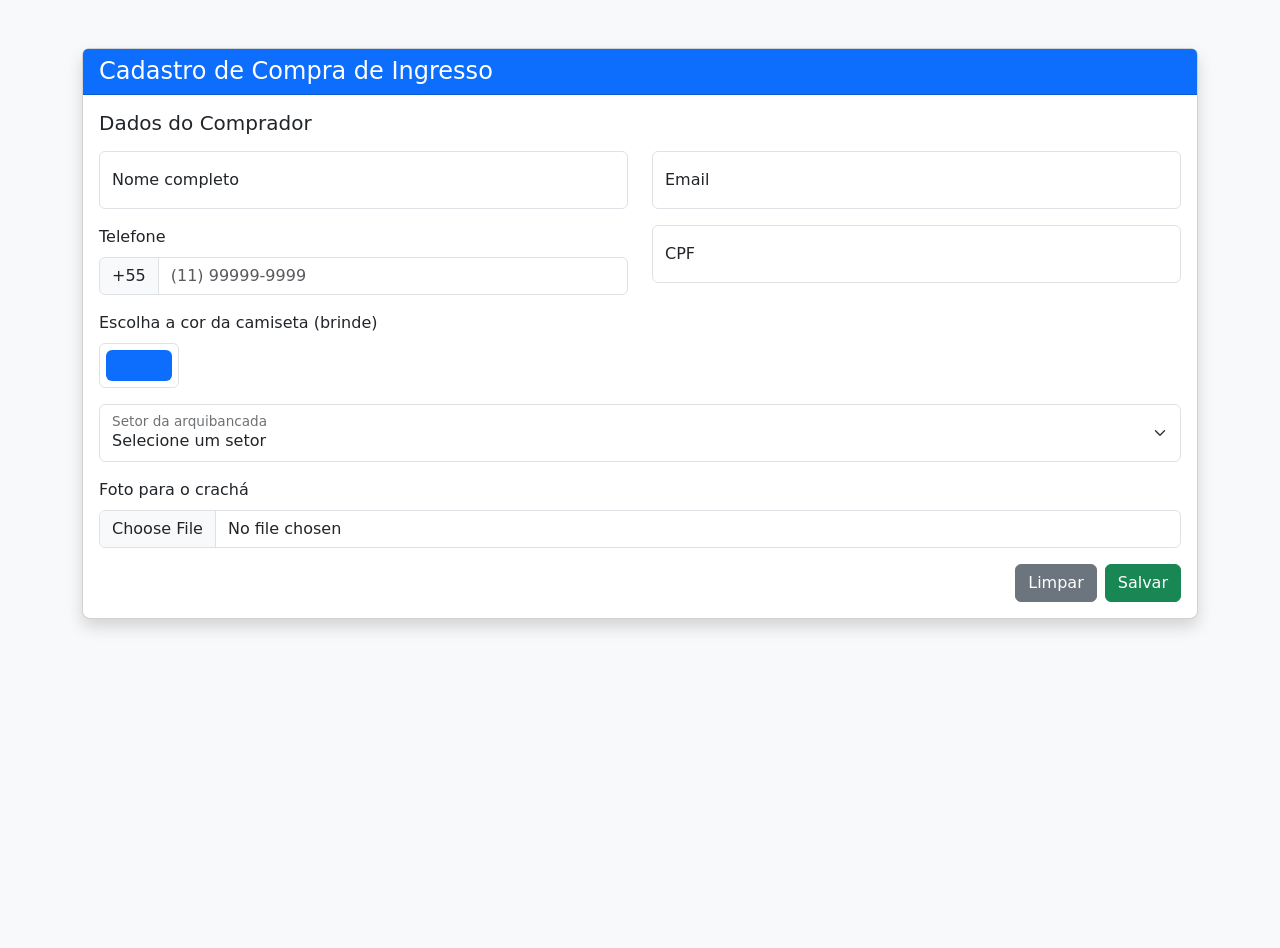
<file: atv003/index.html>
<!DOCTYPE html>
<html lang="pt-br">
<head>
    <meta charset="UTF-8">
    <meta name="viewport" content="width=device-width, initial-scale=1.0">
    <title>Venda de Ingresso</title>

    <link href="https://cdn.jsdelivr.net/npm/bootstrap@5.3.2/dist/css/bootstrap.min.css" rel="stylesheet">
    <link rel="stylesheet" href="style.css">
</head>
<body class="bg-light">

    <div class="container mt-5">
        <div class="card shadow">
            <div class="card-header bg-primary text-white">
                <h4>Cadastro de Compra de Ingresso</h4>
            </div>

            <div class="card-body">
                <form id="formIngresso">

                    <h5 class="mb-3">Dados do Comprador</h5>

                    <div class="row mb-3">
                        <div class="col-md-6">
                            <div class="form-floating">
                                <input type="text" class="form-control" id="nome" placeholder="Nome completo" required>
                                <label for="nome">Nome completo</label>
                            </div>
                        </div>

                        <div class="col-md-6">
                            <div class="form-floating">
                                <input type="email" class="form-control" id="email" placeholder="Email" required>
                                <label for="email">Email</label>
                            </div>
                        </div>
                    </div>

                    <div class="row mb-3">
                        <div class="col-md-6">
                            <label class="form-label">Telefone</label>
                            <div class="input-group">
                                <span class="input-group-text">+55</span>
                                <input type="tel" class="form-control" id="telefone" placeholder="(11) 99999-9999">
                            </div>
                        </div>

                        <div class="col-md-6">
                            <div class="form-floating">
                                <input type="text" class="form-control" id="cpf" placeholder="CPF">
                                <label for="cpf">CPF</label>
                            </div>
                        </div>
                    </div>

                    <div class="mb-3">
                        <label for="cor" class="form-label">Escolha a cor da camiseta (brinde)</label>
                        <input type="color" class="form-control form-control-color" id="cor" value="#0d6efd">
                    </div>

                    <div class="mb-3">
                        <div class="form-floating">
                            <select class="form-select" id="setor" required>
                                <option selected disabled value="">Selecione um setor</option>
                                <option>Pista</option>
                                <option>Pista Premium</option>
                                <option>Camarote</option>
                                <option>Arquibancada Superior</option>
                                <option>Arquibancada Inferior</option>
                            </select>
                            <label for="setor">Setor da arquibancada</label>
                        </div>
                    </div>

                    <div class="mb-3">
                        <label for="foto" class="form-label">Foto para o crachá</label>
                        <input type="file" class="form-control" id="foto" accept="image/*">
                    </div>

                    <div class="d-flex justify-content-end gap-2">
                        <button type="reset" class="btn btn-secondary">Limpar</button>
                        <button type="submit" class="btn btn-success">Salvar</button>
                    </div>

                </form>
            </div>
        </div>
    </div>

    <script src="https://cdn.jsdelivr.net/npm/bootstrap@5.3.2/dist/js/bootstrap.bundle.min.js"></script>
    <script src="script.js"></script>
</body>
</html>
</file>
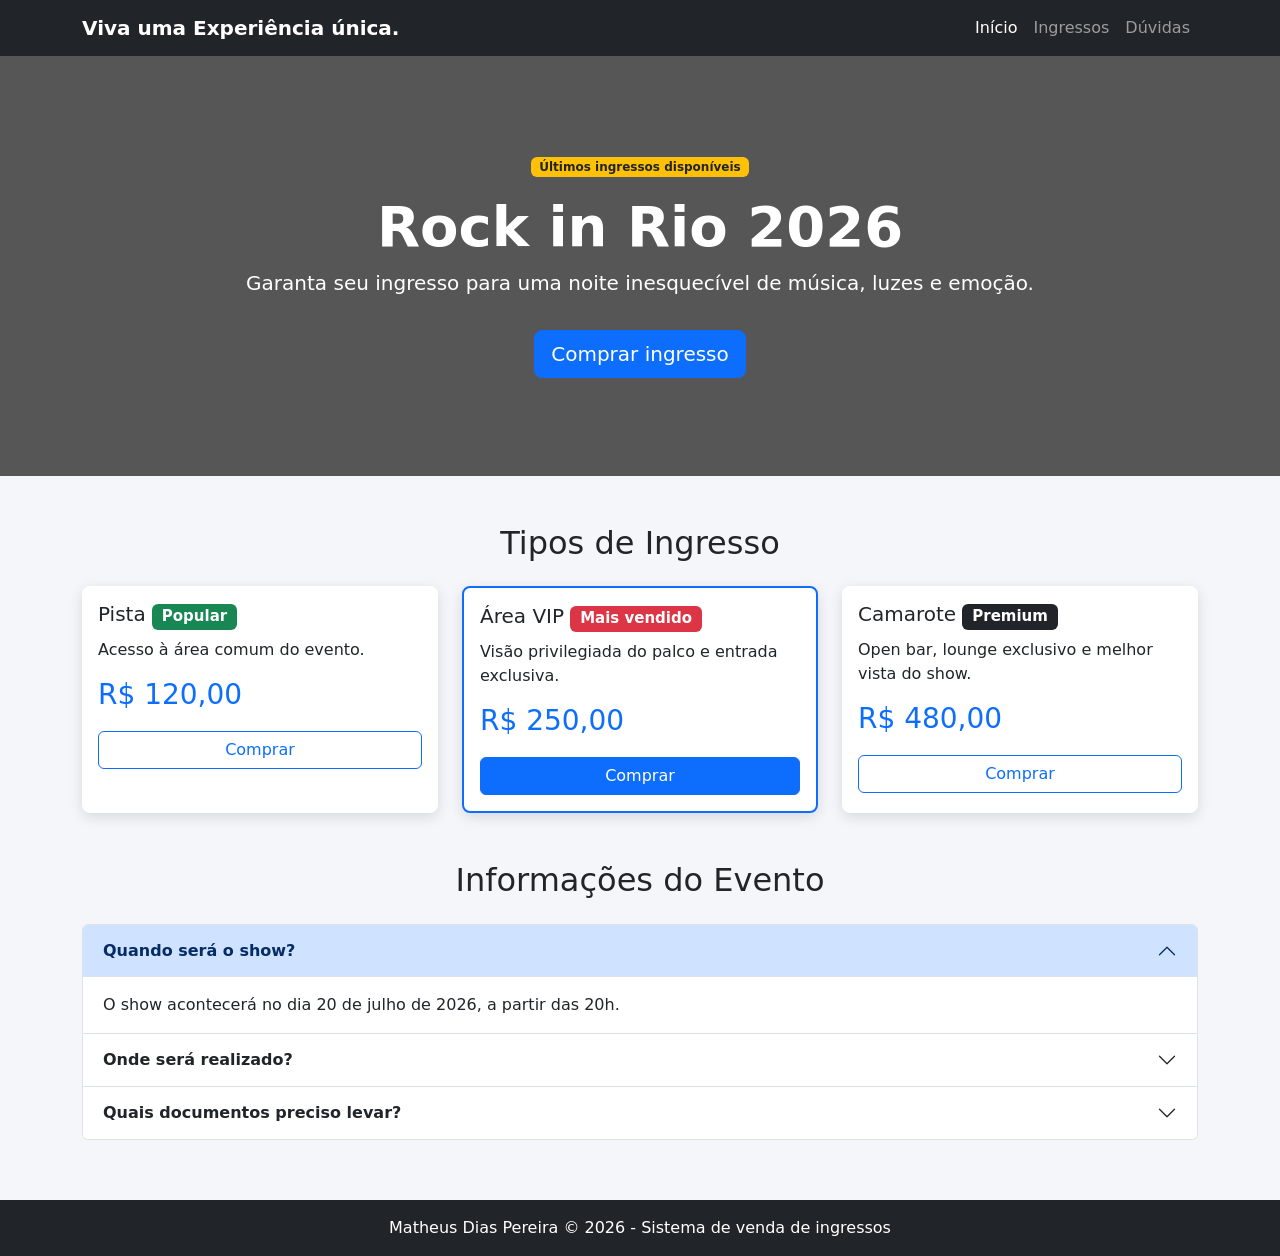
<file: atv004/index.html>
<!DOCTYPE html>
<html lang="pt-BR">
<head>
  <meta charset="UTF-8">
  <meta name="viewport" content="width=device-width, initial-scale=1.0">
  <title>Venda de Ingressos - Show</title>

  <link href="https://cdn.jsdelivr.net/npm/bootstrap@5.3.3/dist/css/bootstrap.min.css" rel="stylesheet">
  <link rel="stylesheet" href="style.css">
</head>
<body>

  <nav class="navbar navbar-expand-lg navbar-dark bg-dark">
    <div class="container">
      <a class="navbar-brand fw-bold" href="#">Viva uma Experiência única.</a>

      <button class="navbar-toggler" type="button" data-bs-toggle="collapse" data-bs-target="#menu">
        <span class="navbar-toggler-icon"></span>
      </button>

      <div class="collapse navbar-collapse" id="menu">
        <ul class="navbar-nav ms-auto">
          <li class="nav-item">
            <a class="nav-link active" href="#">Início</a>
          </li>
          <li class="nav-item">
            <a class="nav-link" href="#ingressos">Ingressos</a>
          </li>
          <li class="nav-item">
            <a class="nav-link" href="#duvidas">Dúvidas</a>
          </li>
        </ul>
      </div>
    </div>
  </nav>

  <header class="banner">
    <div class="container text-center text-white">
      <span class="badge bg-warning text-dark mb-3">Últimos ingressos disponíveis</span>
      <h1 class="display-4 fw-bold">Rock in Rio 2026</h1>
      <p class="lead">Garanta seu ingresso para uma noite inesquecível de música, luzes e emoção.</p>
      <a href="#ingressos" class="btn btn-primary btn-lg mt-3">Comprar ingresso</a>
    </div>
  </header>

  <main class="container my-5">

    <section id="ingressos" class="mb-5">
      <h2 class="text-center mb-4">Tipos de Ingresso</h2>

      <div class="row g-4">
        <div class="col-md-4">
          <div class="card ingresso-card">
            <div class="card-body">
              <h5 class="card-title">
                Pista
                <span class="badge bg-success">Popular</span>
              </h5>
              <p class="card-text">Acesso à área comum do evento.</p>
              <h3>R$ 120,00</h3>
              <button class="btn btn-outline-primary w-100 comprar-btn">Comprar</button>
            </div>
          </div>
        </div>

        <div class="col-md-4">
          <div class="card ingresso-card destaque">
            <div class="card-body">
              <h5 class="card-title">
                Área VIP
                <span class="badge bg-danger">Mais vendido</span>
              </h5>
              <p class="card-text">Visão privilegiada do palco e entrada exclusiva.</p>
              <h3>R$ 250,00</h3>
              <button class="btn btn-primary w-100 comprar-btn">Comprar</button>
            </div>
          </div>
        </div>

        <div class="col-md-4">
          <div class="card ingresso-card">
            <div class="card-body">
              <h5 class="card-title">
                Camarote
                <span class="badge bg-dark">Premium</span>
              </h5>
              <p class="card-text">Open bar, lounge exclusivo e melhor vista do show.</p>
              <h3>R$ 480,00</h3>
              <button class="btn btn-outline-primary w-100 comprar-btn">Comprar</button>
            </div>
          </div>
        </div>
      </div>
    </section>

    <section id="duvidas">
      <h2 class="text-center mb-4">Informações do Evento</h2>

      <div class="accordion" id="accordionEvento">
        <div class="accordion-item">
          <h2 class="accordion-header" id="tituloUm">
            <button class="accordion-button" type="button" data-bs-toggle="collapse" data-bs-target="#itemUm">
              Quando será o show?
            </button>
          </h2>
          <div id="itemUm" class="accordion-collapse collapse show" data-bs-parent="#accordionEvento">
            <div class="accordion-body">
              O show acontecerá no dia 20 de julho de 2026, a partir das 20h.
            </div>
          </div>
        </div>

        <div class="accordion-item">
          <h2 class="accordion-header" id="tituloDois">
            <button class="accordion-button collapsed" type="button" data-bs-toggle="collapse" data-bs-target="#itemDois">
              Onde será realizado?
            </button>
          </h2>
          <div id="itemDois" class="accordion-collapse collapse" data-bs-parent="#accordionEvento">
            <div class="accordion-body">
             Parque Olímpico da Barra da Tijuca, na Zona Oeste do Rio de Janeiro.
            </div>
          </div>
        </div>

        <div class="accordion-item">
          <h2 class="accordion-header" id="tituloTres">
            <button class="accordion-button collapsed" type="button" data-bs-toggle="collapse" data-bs-target="#itemTres">
              Quais documentos preciso levar?
            </button>
          </h2>
          <div id="itemTres" class="accordion-collapse collapse" data-bs-parent="#accordionEvento">
            <div class="accordion-body">
              É necessário apresentar documento com foto e o ingresso digital ou impresso.
            </div>
          </div>
        </div>
      </div>
    </section>

  </main>

  <footer class="bg-dark text-white text-center py-3">
    <p class="mb-0">Matheus Dias Pereira &copy; 2026 - Sistema de venda de ingressos</p>
  </footer>

  <script src="https://cdn.jsdelivr.net/npm/bootstrap@5.3.3/dist/js/bootstrap.bundle.min.js"></script>
  <script src="script.js"></script>
</body>
</html>
</file>
<file: atv003/style.css>
body {
    min-height: 100vh;
}

.card {
    border-radius: 8px;
}

.card-header h4 {
    margin: 0;
}

.form-control-color {
    width: 80px;
    height: 45px;
}
</file>
<file: atv004/style.css>
body {
  background-color: #f5f6fa;
}

.banner {
  min-height: 420px;
  display: flex;
  align-items: center;
  background: linear-gradient(rgba(0, 0, 0, 0.65), rgba(0, 0, 0, 0.65)),
    url("https://images.unsplash.com/photo-1501281668745-f7f57925c3b4?auto=format&fit=crop&w=1600&q=80");
  background-size: cover;
  background-position: center;
}

.ingresso-card {
  height: 100%;
  border: none;
  border-radius: 8px;
  box-shadow: 0 4px 14px rgba(0, 0, 0, 0.12);
  transition: transform 0.2s ease, box-shadow 0.2s ease;
}

.ingresso-card:hover {
  transform: translateY(-5px);
  box-shadow: 0 8px 22px rgba(0, 0, 0, 0.18);
}

.ingresso-card h3 {
  color: #0d6efd;
  margin-bottom: 20px;
}

.destaque {
  border: 2px solid #0d6efd;
}

.accordion-button {
  font-weight: 600;
}

footer {
  margin-top: 60px;
}
</file>
